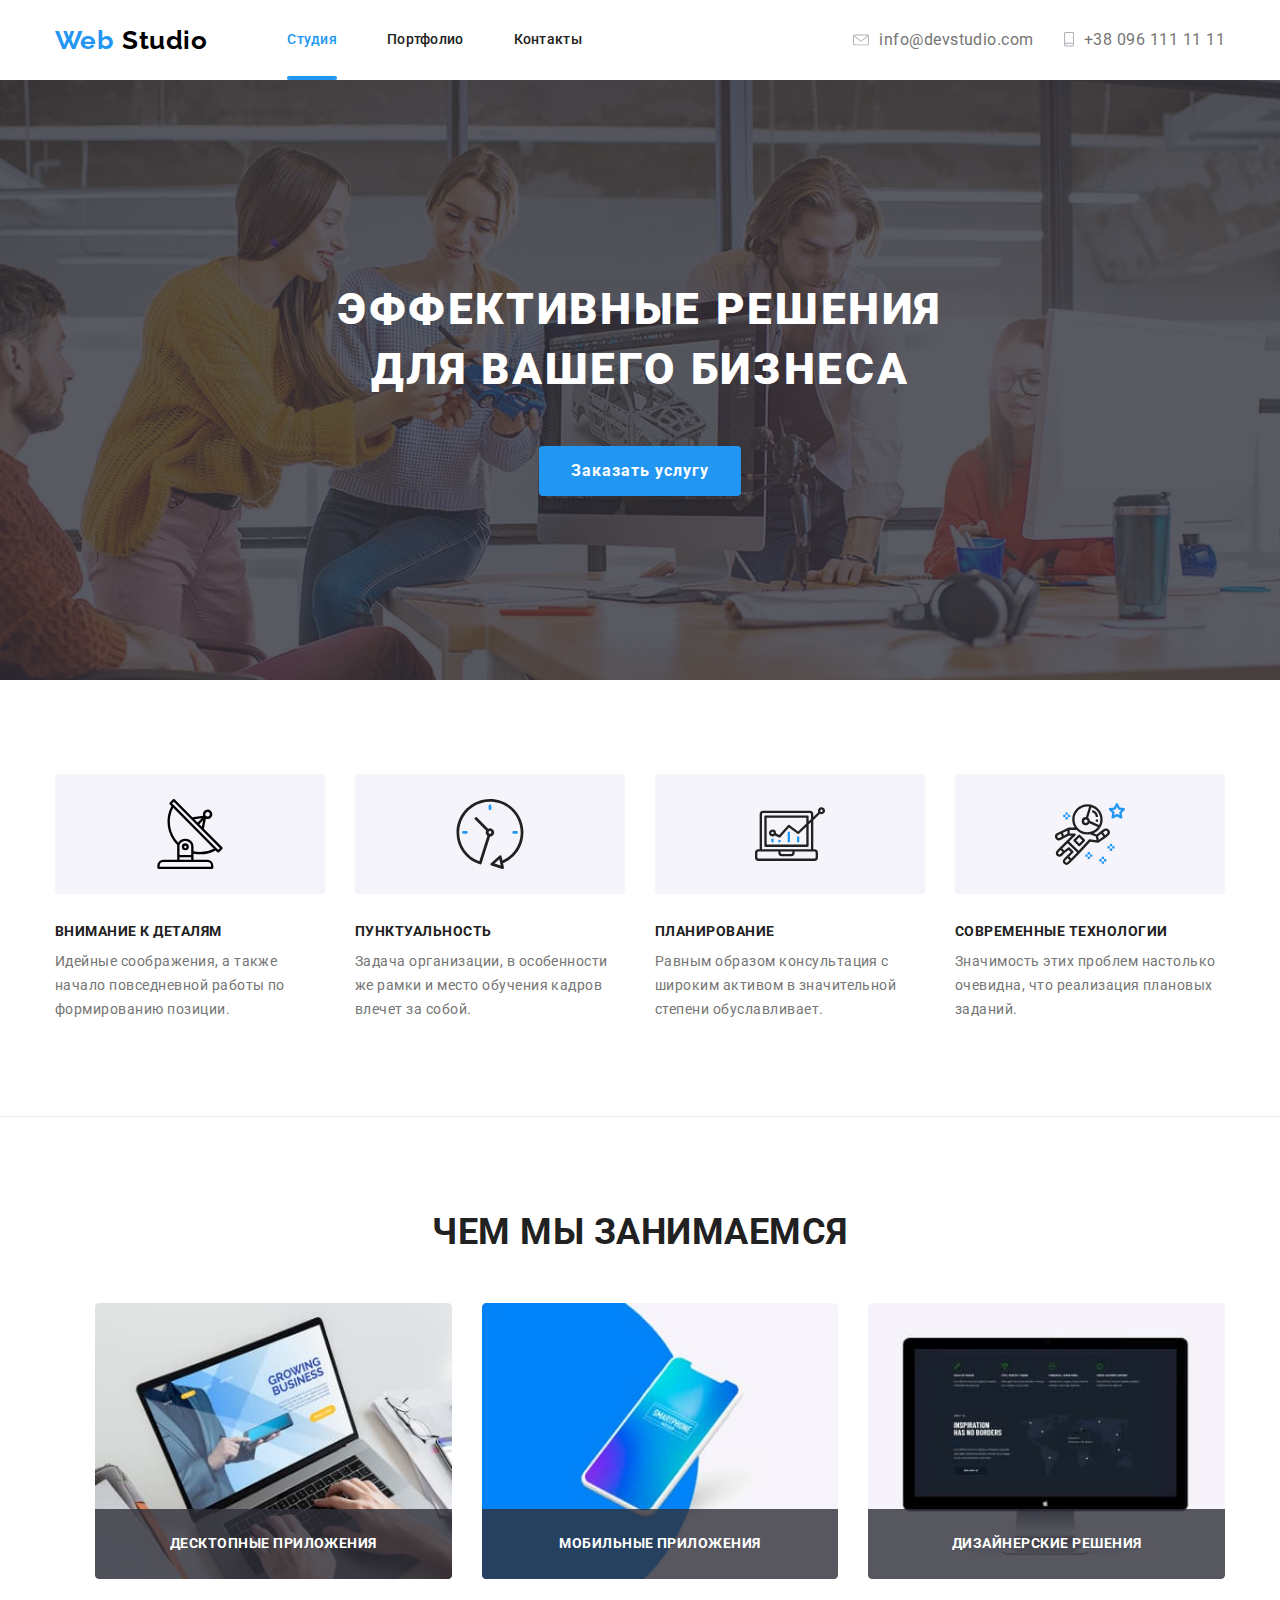
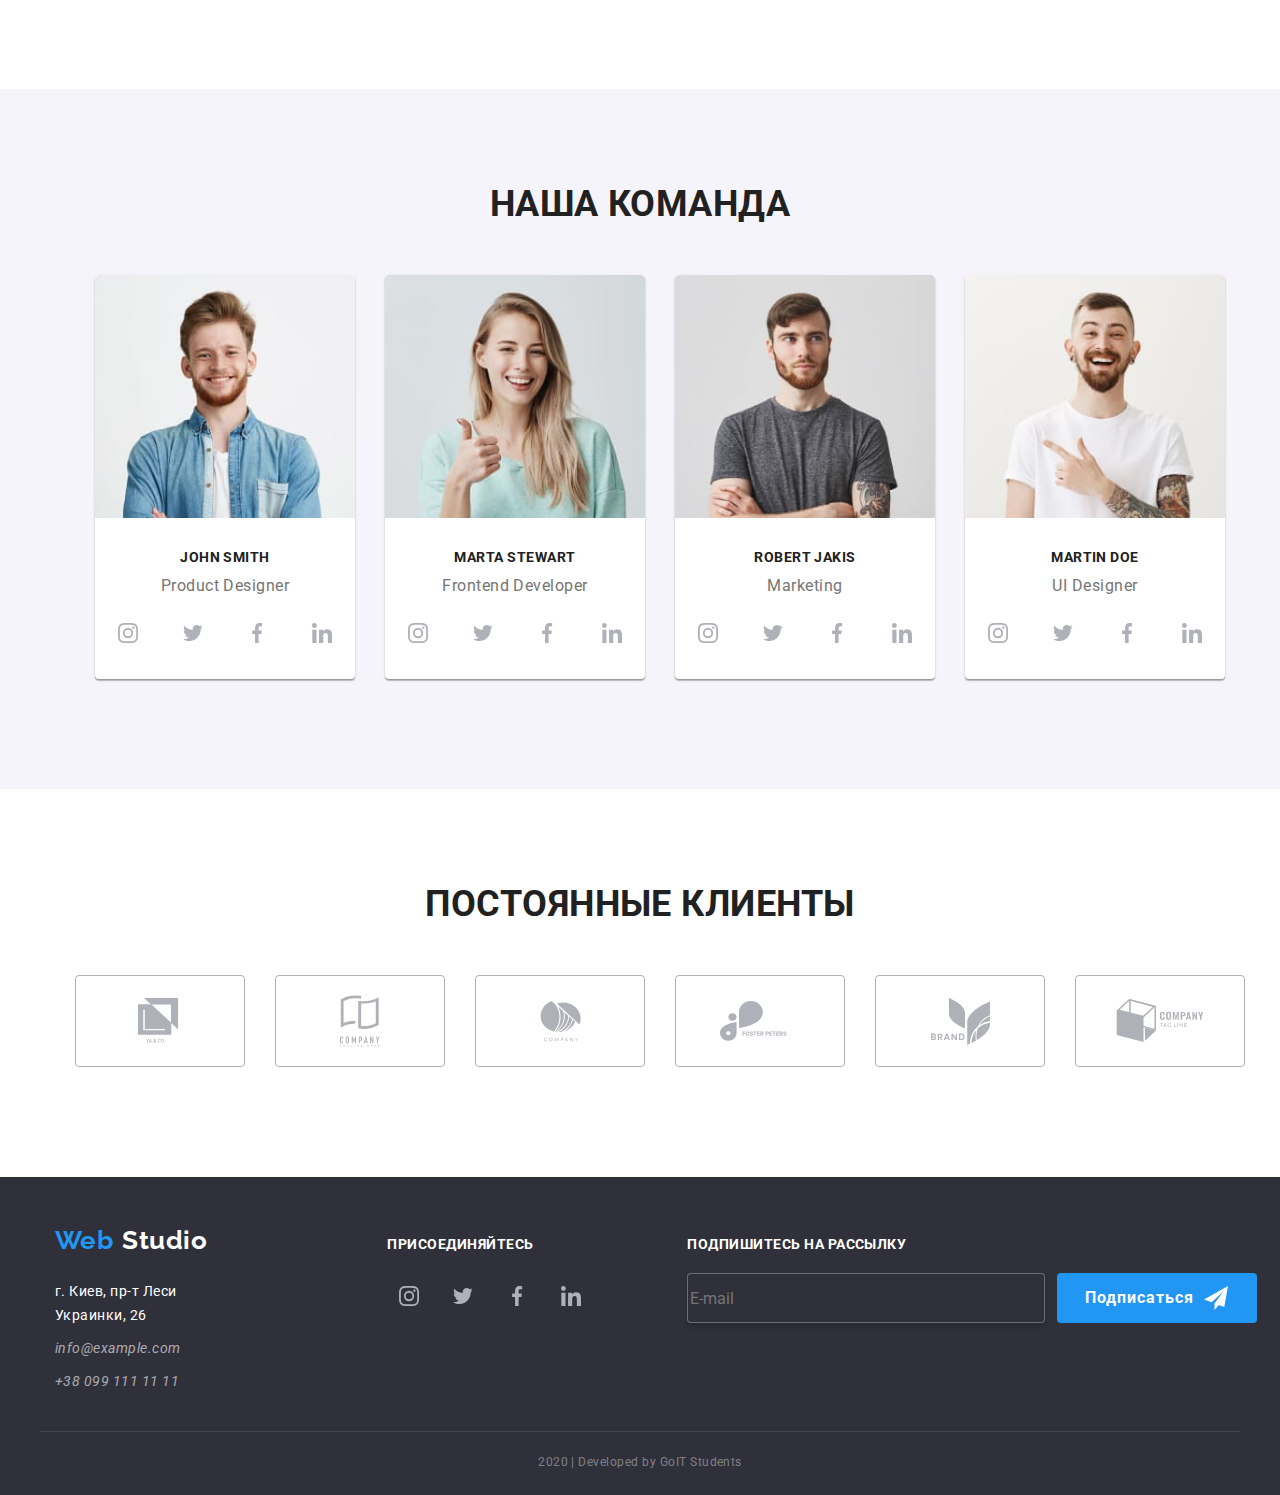
<file: index.html>
<!DOCTYPE html>
<html lang="ru">
  <head>
    <meta charset="UTF-8" />
    <meta name="viewport" content="width=device-width, initial-scale=1.0" />
    <title>Document</title>
    <link
      href="https://fonts.googleapis.com/css2?family=Raleway:wght@700&family=Roboto:wght@400;500;700&display=swap"
      rel="stylesheet"
    />

    <link
      rel="stylesheet"
      href="https://cdnjs.cloudflare.com/ajax/libs/modern-normalize/0.6.0/modern-normalize.min.css"
    />

    <link rel="stylesheet" href="./css/main.min.css" />
  </head>
  <body>
    <header class="roof">
      <div class="container head">
        <nav class="head">
          <a href="" class="logo">
            <span class="logo-modification">Web </span>Studio
          </a>
          <ul class="site-nav list">
            <li class="item"><a href="" class="link current">Студия</a></li>
            <li class="item">
              <a href="./portfolio.html" class="link">Портфолио</a>
            </li>
            <li class="item"><a href="" class="link">Контакты</a></li>
          </ul>
        </nav>
        <ul class="contacts list">
          <li class="item">
            <svg class="contacts-icon" width="16" height="14">
              <use href="./images/sprite.svg#icon-envelope"></use>
            </svg>

            <a href="mailto:info@devstudio.com" class="link"
              >info@devstudio.com</a
            >
          </li>
          <li class="item">
            <svg class="contacts-icon" width="10" height="15">
              <use href="./images/sprite.svg#icon-smartphone"></use>
            </svg>

            <a href="tel:+380961111111" class="link">+38 096 111 11 11</a>
          </li>
        </ul>
      </div>
    </header>

    <main>
      <!--Герой-->
      <div class="overlay">
        <section class="hero">
          <h1 class="hero-title">
            эффективные решения <br />
            для вашего бизнеса
          </h1>
          <button class="button" data-modal-open>Заказать услугу</button>
          <!-- <a href="" class="button" data-modal-open>Заказать услугу</a> -->
        </section>
      </div>
      <!--Наши преимущества-->
      <section class="section advantages">
        <div class="container">
          <h2 class="section-title second visually-hidden">
            Наши преимущества
          </h2>
          <ul class="advantages-list list">
            <li class="advantages-item">
              <h3 class="section-title advantages">Внимание к деталям</h3>
              <p class="section-paragraph">
                Идейные соображения, а также начало повседневной работы по
                формированию позиции.
              </p>
            </li>
            <li class="advantages-item">
              <h3 class="section-title advantages">Пунктуальность</h3>
              <p class="section-paragraph">
                Задача организации, в особенности же рамки и место обучения
                кадров влечет за собой.
              </p>
            </li>
            <li class="advantages-item">
              <h3 class="section-title advantages">Планирование</h3>
              <p class="section-paragraph">
                Равным образом консультация с широким активом в значительной
                степени обуславливает.
              </p>
            </li>
            <li class="advantages-item">
              <h3 class="section-title advantages">Современные технологии</h3>
              <p class="section-paragraph">
                Значимость этих проблем настолько очевидна, что реализация
                плановых заданий.
              </p>
            </li>
          </ul>
        </div>
      </section>
      <!--Чем мы занимаемся-->
      <section class="section work">
        <div class="container">
          <h2 class="section-title second">
            Чем мы занимаемся
          </h2>
          <ul class="list work">
            <li class="item">
              <img
                class="picture"
                src="./images/desktop_applications.jpg"
                alt=""
                width="370"
                height="294"
              />
              <h3 class="section-title variation">Десктопные приложения</h3>
            </li>
            <li class="item">
              <img
                class="picture"
                src="./images/mobile_applications.jpg"
                alt=""
                width="370"
                height="294"
              />
              <h3 class="section-title variation">Мобильные приложения</h3>
            </li>
            <li class="item">
              <img
                class="picture"
                src="./images/design_solutions.jpg"
                alt=""
                width="370"
                height="294"
              />
              <h3 class="section-title variation">Дизайнерские решения</h3>
            </li>
          </ul>
        </div>
      </section>
      <!--Наша команда-->
      <section class="section team">
        <div class="container">
          <h2 class="section-title second">Наша команда</h2>
          <ul lang="en" class="team-list list">
            <li class="team-list-item">
              <img
                class="picture"
                src="./images/john_smith.jpg"
                alt="John Smith"
                width="270"
                height="260"
              />
              <h3 class="section-title">John Smith</h3>
              <p class="section-paragraph team">Product Designer</p>

              <ul class="networks list">
                <li class="item">
                  <a href="" class="link" aria-label="Instagram">
                    <svg class="networks-icon">
                      <use href="./images/sprite.svg#icon-instagram"></use>
                    </svg>
                  </a>
                </li>
                <li class="item">
                  <a href="" class="link" aria-label="Twiteer">
                    <svg class="networks-icon">
                      <use href="./images/sprite.svg#icon-twiteer"></use>
                    </svg>
                  </a>
                </li>
                <li class="item">
                  <a href="" class="link" aria-label="Facebook">
                    <svg class="networks-icon">
                      <use href="./images/sprite.svg#icon-facebook"></use>
                    </svg>
                  </a>
                </li>
                <li class="item">
                  <a href="" class="link" aria-label="LinkedIn">
                    <svg class="networks-icon">
                      <use href="./images/sprite.svg#icon-linkedin"></use>
                    </svg>
                  </a>
                </li>
              </ul>
            </li>
            <li class="team-list-item">
              <img
                class="picture"
                src="./images/marta_stewart.jpg"
                alt="Marta Stewart"
                width="270"
                height="260"
              />
              <h3 class="section-title">Marta Stewart</h3>
              <p class="section-paragraph team">Frontend Developer</p>

              <ul class="networks list">
                <li class="item">
                  <a href="" class="link" aria-label="Instagram">
                    <svg class="networks-icon">
                      <use href="./images/sprite.svg#icon-instagram"></use>
                    </svg>
                  </a>
                </li>
                <li class="item">
                  <a href="" class="link" aria-label="Twiteer">
                    <svg class="networks-icon">
                      <use href="./images/sprite.svg#icon-twiteer"></use>
                    </svg>
                  </a>
                </li>
                <li class="item">
                  <a href="" class="link" aria-label="Facebook">
                    <svg class="networks-icon">
                      <use href="./images/sprite.svg#icon-facebook"></use>
                    </svg>
                  </a>
                </li>
                <li class="item">
                  <a href="" class="link" aria-label="LinkedIn">
                    <svg class="networks-icon">
                      <use href="./images/sprite.svg#icon-linkedin"></use>
                    </svg>
                  </a>
                </li>
              </ul>
            </li>

            <li class="team-list-item">
              <img
                class="picture"
                src="./images/robert_jakis.jpg"
                alt="Robert Jakis"
                width="270"
                height="260"
              />
              <h3 class="section-title">Robert Jakis</h3>
              <p class="section-paragraph team">Marketing</p>

              <ul class="networks list">
                <li class="item">
                  <a href="" class="link" aria-label="Instagram">
                    <svg class="networks-icon">
                      <use href="./images/sprite.svg#icon-instagram"></use>
                    </svg>
                  </a>
                </li>
                <li class="item">
                  <a href="" class="link" aria-label="Twiteer">
                    <svg class="networks-icon">
                      <use href="./images/sprite.svg#icon-twiteer"></use>
                    </svg>
                  </a>
                </li>
                <li class="item">
                  <a href="" class="link" aria-label="Facebook">
                    <svg class="networks-icon">
                      <use href="./images/sprite.svg#icon-facebook"></use>
                    </svg>
                  </a>
                </li>
                <li class="item">
                  <a href="" class="link" aria-label="LinkedIn">
                    <svg class="networks-icon">
                      <use href="./images/sprite.svg#icon-linkedin"></use>
                    </svg>
                  </a>
                </li>
              </ul>
            </li>
            <li class="team-list-item">
              <img
                class="picture"
                src="./images/martin_doe.jpg"
                alt="Martin Doe"
                width="270"
                height="260"
              />
              <h3 class="section-title">Martin Doe</h3>
              <p class="section-paragraph team">UI Designer</p>

              <ul class="networks list">
                <li class="item">
                  <a href="" class="link" aria-label="Instagram">
                    <svg class="networks-icon">
                      <use href="./images/sprite.svg#icon-instagram"></use>
                    </svg>
                  </a>
                </li>
                <li class="item">
                  <a href="" class="link" aria-label="Twiteer">
                    <svg class="networks-icon">
                      <use href="./images/sprite.svg#icon-twiteer"></use>
                    </svg>
                  </a>
                </li>
                <li class="item">
                  <a href="" class="link" aria-label="Facebook">
                    <svg class="networks-icon">
                      <use href="./images/sprite.svg#icon-facebook"></use>
                    </svg>
                  </a>
                </li>
                <li class="item">
                  <a href="" class="link" aria-label="LinkedIn">
                    <svg class="networks-icon">
                      <use href="./images/sprite.svg#icon-linkedin"></use>
                    </svg>
                  </a>
                </li>
              </ul>
            </li>
          </ul>
        </div>
      </section>
      <!--Постоянные клиенты-->
      <section class="section customers">
        <div class="container">
          <h2 class="section-title second">Постоянные клиенты</h2>
          <ul class="customers-list list">
            <li class="item">
              <a href="" class="customers-link" aria-label="YA & CO">
                <svg class="customers-icon" width="44" height="47">
                  <use href="./images/sprite.svg#icon-logo_1"></use>
                </svg>
              </a>
            </li>
            <li class="item">
              <a
                href=""
                class="customers-link"
                aria-label="COMPANY TAGLINE HERE"
              >
                <svg class="customers-icon" width="40" height="52">
                  <use href="./images/sprite.svg#icon-logo_2"></use>
                </svg>
              </a>
            </li>
            <li class="item">
              <a href="" class="customers-link" aria-label="COMPANY">
                <svg class="customers-icon" width="41" height="41">
                  <use href="./images/sprite.svg#icon-logo_3"></use>
                </svg>
              </a>
            </li>
            <li class="item">
              <a href="" class="customers-link" aria-label="FOSTER PETERS">
                <svg class="customers-icon" width="82" height="40">
                  <use href="./images/sprite.svg#icon-logo_4"></use>
                </svg>
              </a>
            </li>
            <li class="item">
              <a href="" class="customers-link" aria-label="BRAND">
                <svg class="customers-icon" width="59" height="47">
                  <use href="./images/sprite.svg#icon-logo_5"></use>
                </svg>
              </a>
            </li>
            <li class="item">
              <a href="" class="customers-link" aria-label="COMPANY TAG LINE">
                <svg class="customers-icon" width="88" height="44">
                  <use href="./images/sprite.svg#icon-logo_6"></use>
                </svg>
              </a>
            </li>
          </ul>
        </div>
      </section>
    </main>

    <footer class="basement">
      <div class="container foot">
        <div class="basement-section">
          <a href="" class="logo">
            <span class="logo-modification">Web</span>
            <span class="logo-modification-foot">Studio</span>
          </a>
          <address class="address">
            <p class="direction list">г. Киев, пр-т Леси Украинки, 26</p>

            <a href="mailto:info@example.com" class="basement-link"
              >info@example.com</a
            >

            <a href="tel:+380991111111" class="basement-link"
              >+38 099 111 11 11</a
            >
          </address>
        </div>

        <div class="join-section">
          <b class="join">присоединяйтесь</b>
          <ul class="networks list">
            <li class="item">
              <a href="" class="link" aria-label="Instagram">
                <svg class="networks-icon">
                  <use href="./images/sprite.svg#icon-instagram"></use>
                </svg>
              </a>
            </li>
            <li class="item">
              <a href="" class="link" aria-label="Twiteer">
                <svg class="networks-icon">
                  <use href="./images/sprite.svg#icon-twiteer"></use>
                </svg>
              </a>
            </li>
            <li class="item">
              <a href="" class="link" aria-label="Facebook">
                <svg class="networks-icon">
                  <use href="./images/sprite.svg#icon-facebook"></use>
                </svg>
              </a>
            </li>
            <li class="item">
              <a href="" class="link" aria-label="LinkedIn">
                <svg class="networks-icon">
                  <use href="./images/sprite.svg#icon-linkedin"></use>
                </svg>
              </a>
            </li>
          </ul>
        </div>

        <div class="mailing">
          <b class="mailing-title"> Подпишитесь на рассылку</b>
          <div class="mailing-grup">
            <form>
              <input type="email" placeholder="E-mail" class="mailing-input" />
            </form>
            <button class="button">
              Подписаться
              <svg class="mailing-icon">
                <use href="./images/sprite.svg#icon-icon_send"></use>
              </svg>
            </button>
          </div>
        </div>
      </div>
      <p class="copyright">2020 | Developed by GoIT Students</p>
    </footer>

    <!--Модальное окно-->
    <div class="backdrop is-hidden" data-modal>
      <div class="modal">
        <form class="form" autocomplete="off">
          <b class="form-title">Оставьте свои данные, мы вам презвоним</b>

          <div class="form-field">
            <input
              type="text"
              name="name"
              id="name"
              class="form-input"
              placeholder=" "
            />
            <label for="name" class="form-lable">Имя</label>

            <svg class="form-icon" width="18" height="18">
              <use href="./images/sprite.svg#icon-person"></use>
            </svg>
          </div>

          <div class="form-field">
            <input
              type="tel"
              name="tel"
              id="tel"
              class="form-input"
              placeholder=" "
            />
            <label for="tel" class="form-lable">Телефон</label>

            <svg class="form-icon" width="18" height="18">
              <use href="./images/sprite.svg#icon-phone"></use>
            </svg>
          </div>

          <div class="form-field">
            <input
              type="email"
              name="email"
              id="email"
              class="form-input"
              placeholder=" "
            />
            <label for="email" class="form-lable">Почта</label>

            <svg class="form-icon" width="18" height="18">
              <use href="./images/sprite.svg#icon-email"></use>
            </svg>
          </div>

          <div class="form-field">
            <textarea
              class="comment"
              name="comment"
              id="comment"
              placeholder=" "
            ></textarea>
            <label for="comment" class="form-textarea">Комментарий</label>
          </div>

          <div class="form-policy">
            <label class="policy-lable">
              <input type="checkbox" name="policy" class="checkbox" />
              <span class="checkbox-icon"></span>
              Соглашаюсь с рассылкой и принимаю
              <span>
                <a href="" class="policy-terms">Условия договора</a>
              </span>
            </label>
          </div>

          <button type="submit" class="button">Отправить</button>

          <button class="button-close" data-modal-close>
            <svg class="icon-close" width="30" height="30">
              <use href="./images/sprite.svg#icon-close"></use>
            </svg>
          </button>
        </form>
      </div>
    </div>
    <script src="./js/modal.js"></script>
  </body>
</html>
</file>
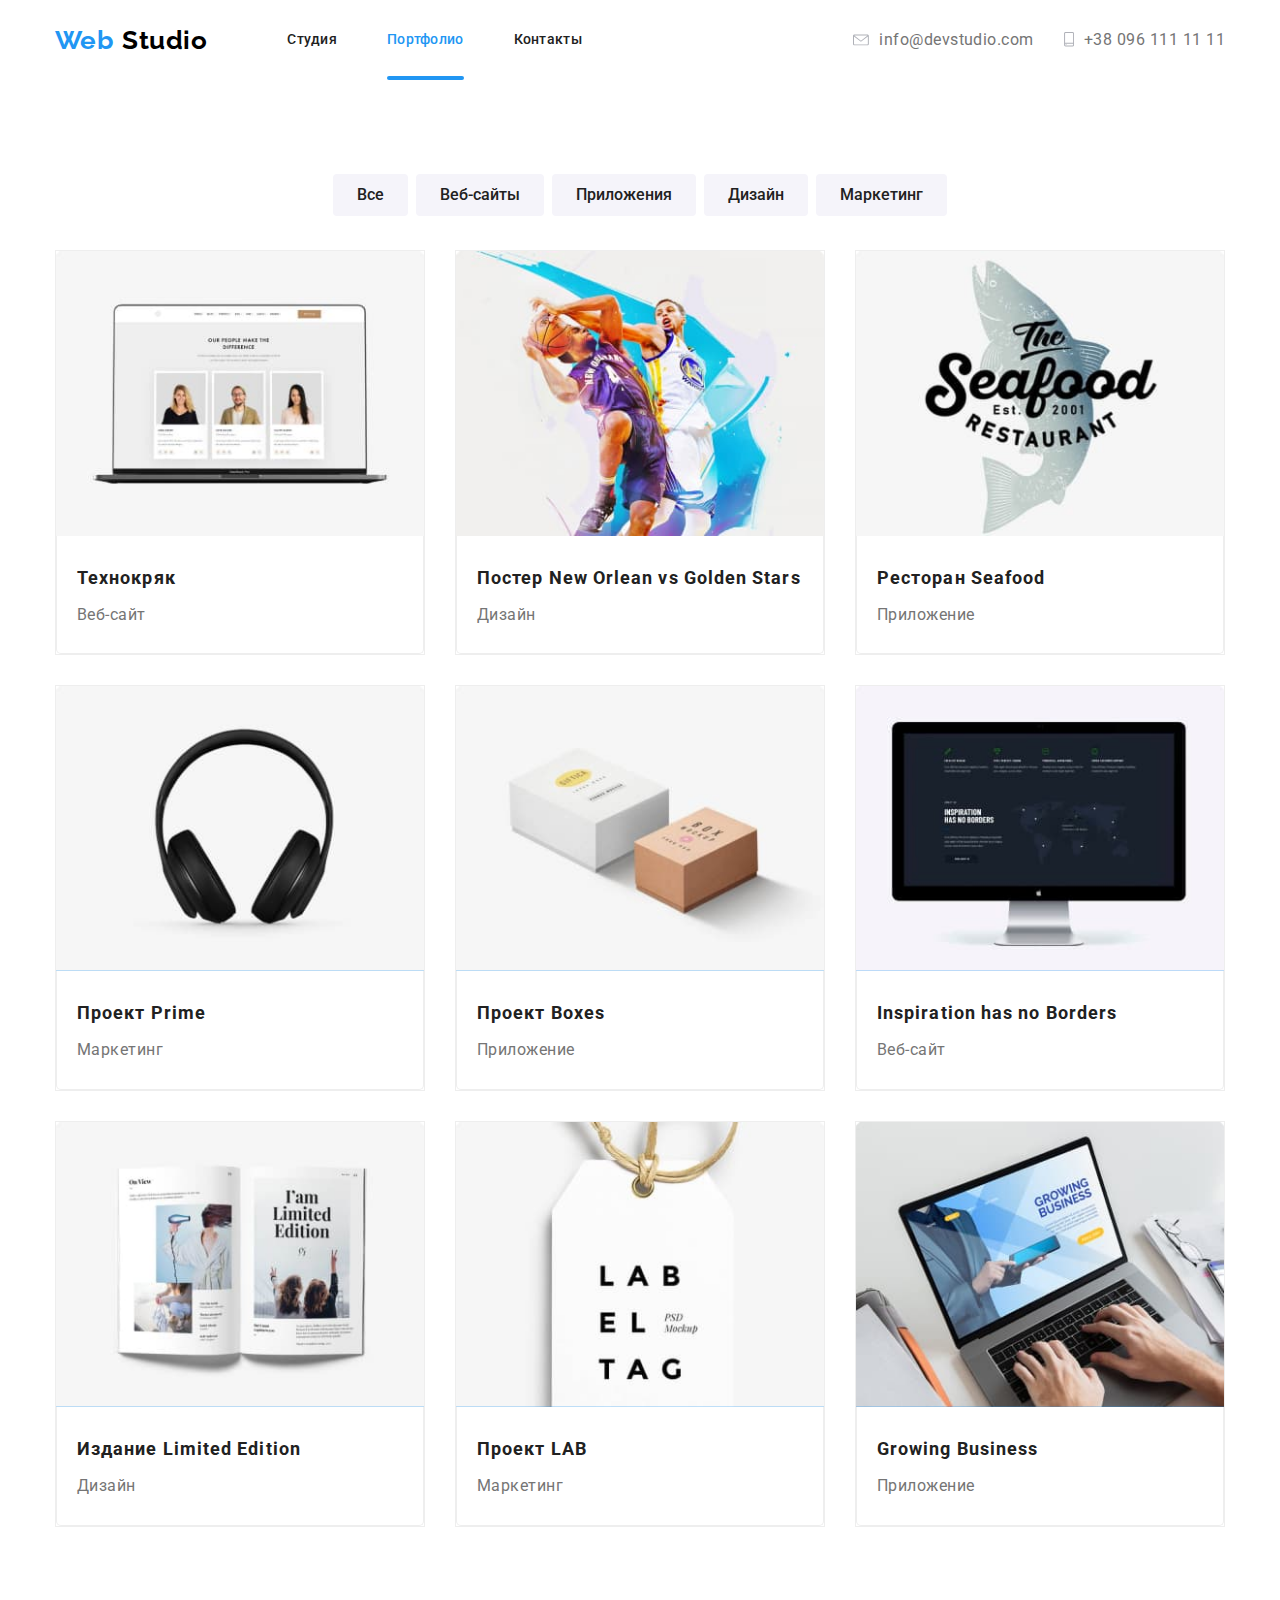
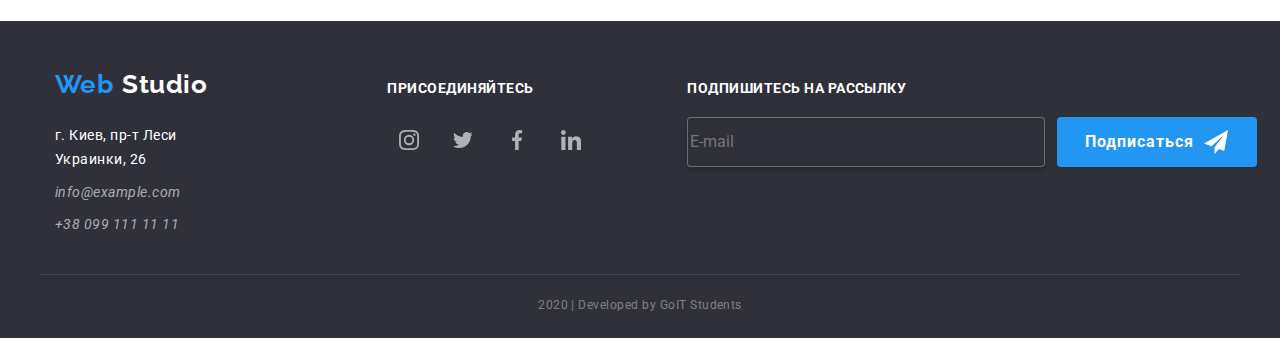
<file: portfolio.html>
<!DOCTYPE html>
<html lang="ru">
  <head>
    <meta charset="UTF-8" />
    <meta name="viewport" content="width=device-width, initial-scale=1.0" />
    <title>Document</title>
    <link
      href="https://fonts.googleapis.com/css2?family=Raleway:wght@700&family=Roboto:wght@400;500;700&display=swap"
      rel="stylesheet"
    />

    <link
      rel="stylesheet"
      href="https://cdnjs.cloudflare.com/ajax/libs/modern-normalize/0.6.0/modern-normalize.min.css"
    />

    <link rel="stylesheet" href="./css//main.min.css" />
  </head>

  <body>
    <header class="roof">
      <div class="container head">
        <nav class="head">
          <a href="" class="logo">
            <span class="logo-modification">Web </span>Studio
          </a>
          <ul class="site-nav list">
            <li class="item"><a href="./index.html" class="link">Студия</a></li>
            <li class="item">
              <a href="./portfolio.html" class="link current">Портфолио</a>
            </li>
            <li class="item"><a href="" class="link">Контакты</a></li>
          </ul>
        </nav>
        <ul class="contacts list">
          <li class="item">
            <svg class="contacts-icon" width="16" height="14">
              <use href="./images/sprite.svg#icon-envelope"></use>
            </svg>

            <a href="mailto:info@devstudio.com" class="link"
              >info@devstudio.com</a
            >
          </li>
          <li class="item">
            <svg class="contacts-icon" width="10" height="15">
              <use href="./images/sprite.svg#icon-smartphone"></use>
            </svg>

            <a href="tel:+380961111111" class="link">+38 096 111 11 11</a>
          </li>
        </ul>
      </div>
    </header>

    <main>
      <!--Наши работы-->
      <section class="portfolio">
        <div class="container">
          <h1 class="portfolio-title visually-hidden">наши работы</h1>
          <ul class="button-list list">
            <li class="item">
              <button type="button" class="portfolio-button">Все</button>
            </li>
            <li class="item">
              <button type="button" class="portfolio-button">Веб-сайты</button>
            </li>
            <li class="item">
              <button type="button" class="portfolio-button">Приложения</button>
            </li>
            <li class="item">
              <button type="button" class="portfolio-button">Дизайн</button>
            </li>
            <li class="item">
              <button type="button" class="portfolio-button">Маркетинг</button>
            </li>
          </ul>

          <ul class="portfolio-list list">
            <li class="portfolio-element">
              <a href="" class="example">
                <div class="portfolio-container">
                  <img
                    class="picture"
                    src="./images/Portfolio/img_1.jpg"
                    alt=""
                    width="370"
                    height="294"
                  />

                  <p class="description">
                    Технокряк это современная площадка распространения
                    коронавируса. Компании используют эту платформу для
                    цифрового шпионажа и атак на защищённые сервера конкурентов.
                  </p>
                </div>

                <div class="content">
                  <h2 class="title">Технокряк</h2>
                  <p class="text">Веб-сайт</p>
                </div>
              </a>
            </li>
            <li class="portfolio-element">
              <a href="" class="example">
                <div class="portfolio-container">
                  <img
                    class="picture"
                    src="./images/Portfolio/img_2.jpg"
                    alt=""
                    width="370"
                    height="294"
                  />

                  <p class="description">
                    Lorem ipsum, dolor sit amet consectetur adipisicing elit.
                    Sapiente nostrum, molestiae modi unde maxime nihil nemo
                    consectetur nam accusantium, veniam iste dolorem
                    perspiciatis, saepe eligendi error mollitia exercitationem?
                    Officia, explicabo?
                  </p>
                </div>
                <div class="content">
                  <h2 class="title">Постер New Orlean vs Golden Stars</h2>
                  <p class="text">Дизайн</p>
                </div>
              </a>
            </li>
            <li class="portfolio-element">
              <a href="" class="example">
                <div class="portfolio-container">
                  <img
                    class="picture"
                    src="./images/Portfolio/img_3.jpg"
                    alt=""
                    width="370"
                    height="294"
                  />
                  <p class="description">
                    Lorem ipsum, dolor sit amet consectetur adipisicing elit.
                    Sapiente nostrum, molestiae modi unde maxime nihil nemo
                    consectetur nam accusantium, veniam iste dolorem
                    perspiciatis, saepe eligendi error mollitia exercitationem?
                    Officia, explicabo?
                  </p>
                </div>
                <div class="content">
                  <h2 class="title">Ресторан Seafood</h2>
                  <p class="text">Приложение</p>
                </div>
              </a>
            </li>
            <li class="portfolio-element">
              <a href="" class="example">
                <div class="portfolio-container">
                  <img
                    class="picture"
                    src="./images/Portfolio/img_4.jpg"
                    alt=""
                    width="370"
                    height="294"
                  />
                  <p class="description">
                    Lorem ipsum, dolor sit amet consectetur adipisicing elit.
                    Sapiente nostrum, molestiae modi unde maxime nihil nemo
                    consectetur nam accusantium, veniam iste dolorem
                    perspiciatis, saepe eligendi error mollitia exercitationem?
                    Officia, explicabo?
                  </p>
                </div>
                <div class="content">
                  <h2 class="title">Проект Prime</h2>
                  <p class="text">Маркетинг</p>
                </div>
              </a>
            </li>
            <li class="portfolio-element">
              <a href="" class="example">
                <div class="portfolio-container">
                  <img
                    class="picture"
                    src="./images/Portfolio/img_5.jpg"
                    alt=""
                    width="370"
                    height="294"
                  />
                  <p class="description">
                    Lorem ipsum, dolor sit amet consectetur adipisicing elit.
                    Sapiente nostrum, molestiae modi unde maxime nihil nemo
                    consectetur nam accusantium, veniam iste dolorem
                    perspiciatis, saepe eligendi error mollitia exercitationem?
                    Officia, explicabo?
                  </p>
                </div>
                <div class="content">
                  <h2 class="title">Проект Boxes</h2>
                  <p class="text">Приложение</p>
                </div>
              </a>
            </li>
            <li class="portfolio-element">
              <a href="" class="example">
                <div class="portfolio-container">
                  <img
                    class="picture"
                    src="./images/Portfolio/img_6.jpg"
                    alt=""
                    width="370"
                    height="294"
                  />
                  <p class="description">
                    Lorem ipsum, dolor sit amet consectetur adipisicing elit.
                    Sapiente nostrum, molestiae modi unde maxime nihil nemo
                    consectetur nam accusantium, veniam iste dolorem
                    perspiciatis, saepe eligendi error mollitia exercitationem?
                    Officia, explicabo?
                  </p>
                </div>
                <div class="content">
                  <h2 class="title">Inspiration has no Borders</h2>
                  <p class="text">Веб-сайт</p>
                </div>
              </a>
            </li>
            <li class="portfolio-element">
              <a href="" class="example">
                <div class="portfolio-container">
                  <img
                    class="picture"
                    src="./images/Portfolio/img_7.jpg"
                    alt=""
                    width="370"
                    height="294"
                  />
                  <p class="description">
                    Lorem ipsum, dolor sit amet consectetur adipisicing elit.
                    Sapiente nostrum, molestiae modi unde maxime nihil nemo
                    consectetur nam accusantium, veniam iste dolorem
                    perspiciatis, saepe eligendi error mollitia exercitationem?
                    Officia, explicabo?
                  </p>
                </div>
                <div class="content">
                  <h2 class="title">Издание Limited Edition</h2>
                  <p class="text">Дизайн</p>
                </div>
              </a>
            </li>
            <li class="portfolio-element">
              <a href="" class="example">
                <div class="portfolio-container">
                  <img
                    class="picture"
                    src="./images/Portfolio/img_8.jpg"
                    alt=""
                    width="370"
                    height="294"
                  />
                  <p class="description">
                    Lorem ipsum, dolor sit amet consectetur adipisicing elit.
                    Sapiente nostrum, molestiae modi unde maxime nihil nemo
                    consectetur nam accusantium, veniam iste dolorem
                    perspiciatis, saepe eligendi error mollitia exercitationem?
                    Officia, explicabo?
                  </p>
                </div>
                <div class="content">
                  <h2 class="title">Проект LAB</h2>
                  <p class="text">Маркетинг</p>
                </div>
              </a>
            </li>
            <li class="portfolio-element">
              <a href="" class="example">
                <div class="portfolio-container">
                  <img
                    class="picture"
                    src="./images/Portfolio/img_9.jpg"
                    alt=""
                    width="370"
                    height="294"
                  />
                  <p class="description">
                    Lorem ipsum, dolor sit amet consectetur adipisicing elit.
                    Sapiente nostrum, molestiae modi unde maxime nihil nemo
                    consectetur nam accusantium, veniam iste dolorem
                    perspiciatis, saepe eligendi error mollitia exercitationem?
                    Officia, explicabo?
                  </p>
                </div>
                <div class="content">
                  <h2 class="title">Growing Business</h2>
                  <p class="text">Приложение</p>
                </div>
              </a>
            </li>
          </ul>
        </div>
      </section>
    </main>

    <footer class="basement">
      <div class="container foot">
        <div class="basement-section">
          <a href="" class="logo">
            <span class="logo-modification">Web</span>
            <span class="logo-modification-foot">Studio</span>
          </a>
          <address class="address">
            <p class="direction list">г. Киев, пр-т Леси Украинки, 26</p>

            <a href="mailto:info@example.com" class="basement-link"
              >info@example.com</a
            >

            <a href="tel:+380991111111" class="basement-link"
              >+38 099 111 11 11</a
            >
          </address>
        </div>

        <div class="join-section">
          <b class="join">присоединяйтесь</b>
          <ul class="networks list">
            <li class="item">
              <a href="" class="link" aria-label="Instagram">
                <svg class="networks-icon">
                  <use href="./images/sprite.svg#icon-instagram"></use>
                </svg>
              </a>
            </li>
            <li class="item">
              <a href="" class="link" aria-label="Twiteer">
                <svg class="networks-icon">
                  <use href="./images/sprite.svg#icon-twiteer"></use>
                </svg>
              </a>
            </li>
            <li class="item">
              <a href="" class="link" aria-label="Facebook">
                <svg class="networks-icon">
                  <use href="./images/sprite.svg#icon-facebook"></use>
                </svg>
              </a>
            </li>
            <li class="item">
              <a href="" class="link" aria-label="LinkedIn">
                <svg class="networks-icon">
                  <use href="./images/sprite.svg#icon-linkedin"></use>
                </svg>
              </a>
            </li>
          </ul>
        </div>

        <div class="mailing">
          <b class="mailing-title"> Подпишитесь на рассылку</b>
          <div class="mailing-grup">
            <form>
              <input type="email" placeholder="E-mail" class="mailing-input" />
            </form>
            <button class="button">
              Подписаться
              <svg class="mailing-icon">
                <use href="./images/sprite.svg#icon-icon_send"></use>
              </svg>
            </button>
          </div>
        </div>
      </div>
      <p class="copyright">2020 | Developed by GoIT Students</p>
    </footer>
  </body>
</html>
</file>
<file: css/main.min.css>
.portfolio-list,.button-list,.site-nav,.advantages-list,.networks{list-style:none;margin:0;padding:0}.portfolio-title,.advantages .section-title.second{position:absolute;width:1px;height:1px;margin:-1px;border:0;padding:0;clip:rect(0 0 0 0);overflow:hidden}body{font-family:Roboto, sans-serif;letter-spacing:0.03em}img{display:block;max-width:100%;height:auto}.portfolio{padding-top:94px;padding-bottom:94px}.portfolio-button{border-radius:4px;border-color:transparent;padding:6px 22px;background:#f5f4fa;color:#212121;font-weight:500;font-size:16px;line-height:1.62;-webkit-transition:background-color 250ms cubic-bezier(0.4, 0, 0.2, 1),color 250ms cubic-bezier(0.4, 0, 0.2, 1);transition:background-color 250ms cubic-bezier(0.4, 0, 0.2, 1),color 250ms cubic-bezier(0.4, 0, 0.2, 1)}.portfolio-title{margin-top:0;margin-bottom:50px;text-align:center}.portfolio-button:hover{color:#ffffff;background-color:#2196f3;cursor:pointer}.portfolio-list{display:-webkit-box;display:-ms-flexbox;display:flex;-ms-flex-wrap:wrap;flex-wrap:wrap}.portfolio-element{display:-webkit-box;display:-ms-flexbox;display:flex;width:370px;margin-right:30px;margin-bottom:30px;border:1px solid #eeeeee;overflow:hidden}.portfolio-element:nth-child(3n){margin-right:0}.portfolio-element:nth-last-child(-n+3){margin-bottom:0}.portfolio-element:hover{-webkit-box-shadow:1px 4px 6px rgba(0,0,0,0.16),0px 4px 4px rgba(0,0,0,0.06),0px 1px 1px rgba(0,0,0,0.12);box-shadow:1px 4px 6px rgba(0,0,0,0.16),0px 4px 4px rgba(0,0,0,0.06),0px 1px 1px rgba(0,0,0,0.12)}.portfolio .title{color:#212121;font-weight:700;font-size:18px;line-height:2;letter-spacing:0.06em}.portfolio .text{color:#757575;font-size:16px;line-height:1.87}.text{margin-top:0;margin-bottom:0}.title{margin-top:0;margin-bottom:4px}.portfolio-container{position:relative;overflow:hidden}.portfolio-container .description{position:absolute;top:0;left:0;width:100%;height:100%;display:-webkit-box;display:-ms-flexbox;display:flex;margin-top:0;margin-bottom:0;padding:63px 24px;font-size:18px;line-height:1.55;background-color:rgba(33,150,243,0.9);-webkit-transition:color 250ms cubic-bezier(0.4, 0, 0.2, 1),-webkit-transform 250ms cubic-bezier(0.4, 0, 0.2, 1);transition:color 250ms cubic-bezier(0.4, 0, 0.2, 1),-webkit-transform 250ms cubic-bezier(0.4, 0, 0.2, 1);transition:color 250ms cubic-bezier(0.4, 0, 0.2, 1),transform 250ms cubic-bezier(0.4, 0, 0.2, 1);transition:color 250ms cubic-bezier(0.4, 0, 0.2, 1),transform 250ms cubic-bezier(0.4, 0, 0.2, 1),-webkit-transform 250ms cubic-bezier(0.4, 0, 0.2, 1);-webkit-transform:translateY(100%);transform:translateY(100%)}.portfolio-element:hover .description{color:#ffffff}.portfolio-element:hover .portfolio-container .description{-webkit-transform:translateY(0);transform:translateY(0)}.example{text-decoration:none;border-top-left-radius:5px;border-top-right-radius:5px;overflow:hidden}.button-list{display:-webkit-box;display:-ms-flexbox;display:flex;margin-bottom:34px;-webkit-box-pack:center;-ms-flex-pack:center;justify-content:center}.button-list .item+.item{margin-left:8px}.portfolio-element .content{padding:24px 20px;background:#ffffff;border-left:1px solid #eeeeee;border-right:1px solid #eeeeee;border-bottom:1px solid #eeeeee;border-bottom-left-radius:5px;border-bottom-right-radius:5px}.button{display:inline-block;min-width:200px;color:#ffffff;background-color:#2196f3;font-family:inherit;font-weight:700;font-size:16px;line-height:1.87;letter-spacing:0.06em;text-align:center;padding:10px 32px;border-radius:4px;text-decoration:none;border:none;cursor:pointer}.button:hover,.button :focus{background-color:#2196f3}.link{display:block}.roof{background-color:#fff}.head{display:-webkit-box;display:-ms-flexbox;display:flex;-webkit-box-align:center;-ms-flex-align:center;align-items:center}.site-nav{display:-webkit-box;display:-ms-flexbox;display:flex;margin-left:80px}.site-nav .item{margin-right:50px;position:relative}.site-nav .link{display:block;padding-top:32px;padding-bottom:32px;color:#212121;font-weight:500;font-size:14px;line-height:1.14;letter-spacing:0.02em;text-decoration:none;-webkit-transition:color 250ms cubic-bezier(0.4, 0, 0.2, 1);transition:color 250ms cubic-bezier(0.4, 0, 0.2, 1)}.site-nav .link:hover,.site-nav .link :focus{color:#2196f3}.site-nav .link.current::after{content:"";position:absolute;display:block;background-color:#2196f3;width:100%;height:4px;border-radius:4px;bottom:0}.site-nav .link.current{color:#2196f3}.contacts{display:-webkit-box;display:-ms-flexbox;display:flex;margin-left:auto}.contacts .item{display:-webkit-box;display:-ms-flexbox;display:flex;-webkit-box-align:center;-ms-flex-align:center;align-items:center;padding:0;border:none;color:#afb1b8}.contacts .item+.item{margin-left:30px}.contacts .item:hover .contacts-icon{fill:#2196f3}.contacts .link{text-decoration:none;color:#757575;-webkit-transition:color 250ms cubic-bezier(0.4, 0, 0.2, 1);transition:color 250ms cubic-bezier(0.4, 0, 0.2, 1)}.contacts .link:hover,.contacts .link :focus{color:#2196f3}.contacts-icon{margin-right:10px;fill:currentColor;-webkit-transition:fill 250ms cubic-bezier(0.4, 0, 0.2, 1);transition:fill 250ms cubic-bezier(0.4, 0, 0.2, 1)}.container{width:1200px;padding-left:15px;padding-right:15px;margin:0 auto}.container.head{padding-top:0em;padding-bottom:0}.logo{display:-webkit-box;display:-ms-flexbox;display:flex;color:#000000;font-family:Raleway, sans-serif;font-weight:700;font-size:26px;line-height:1.19;text-decoration:none}.logo-modification{margin-right:9px;color:#2196f3}.overlay{height:600px;max-width:1600px;margin-left:auto;margin-right:auto;background-image:-webkit-gradient(linear, left top, right top, from(rgba(47,48,58,0.8)), to(rgba(47,48,58,0.8))),url(../images/header_img.jpg);background-image:linear-gradient(to right, rgba(47,48,58,0.8), rgba(47,48,58,0.8)),url(../images/header_img.jpg);background-repeat:no-repeat;background-position:center;background-size:cover;background-color:rgba(47,48,58,0.8)}.hero{text-align:center;padding-top:200px;padding-bottom:200px}.hero-title{margin-top:0;margin-bottom:46px;color:#fff;font-weight:900;font-size:44px;line-height:1.36;letter-spacing:0.06em;text-transform:uppercase}.hero .button{-webkit-box-shadow:0px 4px 4px rgba(0,0,0,0.15);box-shadow:0px 4px 4px rgba(0,0,0,0.15);border-radius:4px}.section-title{margin-top:0;margin-bottom:0;text-align:center;color:#212121;font-weight:700;font-size:14px;line-height:1.14;text-transform:uppercase}.section-paragraph{margin-top:0;margin-bottom:0;color:#757575;font-size:14px;line-height:1.71}.section .link:hover,.section .link :focus{background-color:#2196f3}.section-title.second{margin-top:0;margin-bottom:50px;color:#212121;font-weight:700;font-size:36px;line-height:1.17;text-align:center}.section.advantages{padding-top:94px;padding-bottom:94px;border-bottom:1px solid #ececec}.advantages-list{display:-webkit-box;display:-ms-flexbox;display:flex}.advantages-list .advantages-item{width:270px}.advantages-item::before{content:"";display:block;width:270px;height:120px;margin-bottom:30px;border-radius:4px;background-repeat:no-repeat;background-size:70px 70px;background-position:center;background-color:#f5f4fa}.advantages-item:nth-child(1)::before{background-image:url(../images/antenna.svg)}.advantages-item:nth-child(2)::before{background-image:url(../images/clock.svg)}.advantages-item:nth-child(3)::before{background-image:url(../images/diagram.svg)}.advantages-item:nth-child(4)::before{background-image:url(../images/astronaut.svg)}.advantages-list .advantages-item+.advantages-item{margin-left:30px}.advantages-list .item{width:278px}.advantages-item .link{padding:25px 100px;margin-bottom:30px;background:#f5f4fa;border-radius:4px}.section-title.advantages{margin-bottom:10px;text-align:left}.work .item{position:relative}.variation{display:-webkit-box;display:-ms-flexbox;display:flex;-webkit-box-pack:center;-ms-flex-pack:center;justify-content:center;position:absolute;bottom:0;width:100%}.section.work{padding-top:94px;padding-bottom:94px}.list.work .section-title{color:#ffffff;background:rgba(47,48,58,0.8);border-radius:0px 0px 4px 4px;padding-top:27px;padding-bottom:27px}.work{display:-webkit-box;display:-ms-flexbox;display:flex}.work .item{width:370px;border-radius:4px;overflow:hidden}.work .item+.item{margin-left:30px}.section.team{padding-top:94px;padding-bottom:94px;background-color:#f5f4fa}.team-list{display:-webkit-box;display:-ms-flexbox;display:flex}.team-list-item{background-color:#ffffff;width:270px;padding-bottom:24px;border-radius:4px;overflow:hidden;-webkit-box-shadow:0px 2px 1px rgba(0,0,0,0.2),0px 1px 1px rgba(0,0,0,0.14),0px 1px 3px rgba(0,0,0,0.12);box-shadow:0px 2px 1px rgba(0,0,0,0.2),0px 1px 1px rgba(0,0,0,0.14),0px 1px 3px rgba(0,0,0,0.12)}.team-list .team-list-item+.team-list-item{margin-left:30px}.section-title.team{font-weight:500;font-size:16px;line-height:1.19}.team-list-item .section-title{margin-bottom:10px}.team-list-item .picture{margin-bottom:30px}.section-paragraph.team{font-size:16px;line-height:1.19;text-align:center;margin-bottom:16px}.networks{display:-webkit-box;display:-ms-flexbox;display:flex;-webkit-box-pack:space-evenly;-ms-flex-pack:space-evenly;justify-content:space-evenly}.networks .item+.item{margin-left:10px}.networks .link{display:-webkit-box;display:-ms-flexbox;display:flex;-webkit-box-pack:center;-ms-flex-pack:center;justify-content:center;-webkit-box-align:center;-ms-flex-align:center;align-items:center;width:44px;height:44px;padding:0;border-radius:50%;color:#afb1b8;-webkit-transition:background-color 250ms cubic-bezier(0.4, 0, 0.2, 1);transition:background-color 250ms cubic-bezier(0.4, 0, 0.2, 1)}.networks-icon{width:20px;height:20px;fill:currentColor;-webkit-transition:fill 250ms cubic-bezier(0.4, 0, 0.2, 1);transition:fill 250ms cubic-bezier(0.4, 0, 0.2, 1)}.networks .link:hover .networks-icon{fill:#ffffff}.section.customers{padding-top:94px;padding-bottom:94px}.customers-list{display:-webkit-box;display:-ms-flexbox;display:flex;-webkit-box-pack:center;-ms-flex-pack:center;justify-content:center;-webkit-box-align:center;-ms-flex-align:center;align-items:center}.customers-list .item{width:170px;min-height:90px;display:-webkit-box;display:-ms-flexbox;display:flex;-webkit-box-pack:center;-ms-flex-pack:center;justify-content:center;-webkit-box-align:center;-ms-flex-align:center;align-items:center;border-radius:4px;border:1px solid #afb1b8}.customers-list .item+.item{margin-left:30px}.customers-link{display:-webkit-box;display:-ms-flexbox;display:flex;-webkit-box-pack:center;-ms-flex-pack:center;justify-content:center;-webkit-box-align:center;-ms-flex-align:center;align-items:center;width:170px;height:90px;color:#afb1b8}.customers-icon{fill:currentColor;-webkit-transition:fill 250ms cubic-bezier(0.4, 0, 0.2, 1);transition:fill 250ms cubic-bezier(0.4, 0, 0.2, 1)}.customers-link:hover .customers-icon{fill:#2196f3}.customers-list .item:hover{border:1px solid #2196f3}.basement{background-color:#2f303a}.basement-section .logo{margin-bottom:10px}.address{display:-webkit-box;display:-ms-flexbox;display:flex;-webkit-box-orient:vertical;-webkit-box-direction:normal;-ms-flex-direction:column;flex-direction:column}.container.foot{-webkit-box-align:baseline;-ms-flex-align:baseline;align-items:baseline;border-bottom:1px solid rgba(255,255,255,0.1)}.logo-modification-foot{color:#ffffff}.basement-link{color:rgba(255,255,255,0.6);font-size:14px;line-height:1.71;-webkit-transition:color 250ms cubic-bezier(0.4, 0, 0.2, 1);transition:color 250ms cubic-bezier(0.4, 0, 0.2, 1)}.direction{margin-bottom:9px;color:#ffffff;font-size:14px;line-height:1.71;font-style:normal}.basement .link:hover,.basement .link :focus{background-color:#2196f3}.basement .basement-link:hover{color:#2196f3}.basement-link{margin-bottom:9px;text-decoration:none}.join{color:#ffffff;font-weight:700;font-size:14px;line-height:1.14;text-transform:uppercase}.copyright{margin-top:0;margin-bottom:0;padding-top:18px;padding-bottom:21px;color:rgba(255,255,255,0.4);font-size:12px;line-height:2;text-align:center}.container.foot{padding-top:0;padding-bottom:0}.basement-section{padding-top:48px;padding-bottom:28px}.join-section{display:block;margin-left:180px}.foot{display:-webkit-box;display:-ms-flexbox;display:flex}.join{display:block;margin-bottom:21px}.mailing{margin-left:94px}.mailing-title{display:block;margin-bottom:20px;font-weight:700;font-size:14px;line-height:1.14;text-transform:uppercase;color:#ffffff}.mailing-input{width:358px;height:50px;border:1px solid rgba(255,255,255,0.3);-webkit-box-shadow:0px 4px 4px rgba(0,0,0,0.15);box-shadow:0px 4px 4px rgba(0,0,0,0.15);border-radius:4px;background-color:#2f303a;color:rgba(255,255,255,0.6)}.mailing-grup{display:-webkit-box;display:-ms-flexbox;display:flex}.mailing-icon{margin-left:10px;width:24px;height:24px}.mailing-grup .button{padding:10px 28px;display:-webkit-box;display:-ms-flexbox;display:flex;-webkit-box-align:center;-ms-flex-align:center;align-items:center;width:200px;height:50px;margin-left:12px}.backdrop{position:fixed;top:0;left:0;width:100%;height:100%;background-color:rgba(0,0,0,0.2);opacity:1;-webkit-transition:opacity 250ms cubic-bezier(0.4, 0, 0.2, 1);transition:opacity 250ms cubic-bezier(0.4, 0, 0.2, 1)}.backdrop.is-hidden{opacity:0;pointer-events:none}.modal{position:absolute;text-align:center;top:50%;left:50%;-webkit-transform:translate(-50%, -50%) scale(1);transform:translate(-50%, -50%) scale(1);-webkit-transition:-webkit-transform 250ms cubic-bezier(0.4, 0, 0.2, 1);transition:-webkit-transform 250ms cubic-bezier(0.4, 0, 0.2, 1);transition:transform 250ms cubic-bezier(0.4, 0, 0.2, 1);transition:transform 250ms cubic-bezier(0.4, 0, 0.2, 1), -webkit-transform 250ms cubic-bezier(0.4, 0, 0.2, 1);width:528px;min-height:581px;padding:40px;background-color:#ffffff}.backdrop.is-hidden .modal{-webkit-transform:translate(-50%, -50%) scale(1.2);transform:translate(-50%, -50%) scale(1.2)}.form-field .comment{resize:none;width:448px;height:120px;padding:12px 16px;border:1px solid rgba(33,33,33,0.2);border-radius:4px;outline:none}.form-field{position:relative;display:-webkit-box;display:-ms-flexbox;display:flex;-webkit-box-orient:vertical;-webkit-box-direction:normal;-ms-flex-direction:column;flex-direction:column;margin-bottom:28px}.form .form-title{display:-webkit-box;display:-ms-flexbox;display:flex;margin-bottom:30px;font-weight:700;font-size:20px;line-height:1.15;text-align:center}.form-field .form-input{margin:0;padding:0;padding-top:12px;padding-bottom:12px;padding-left:42px;border:1px solid rgba(33,33,33,0.2);border-radius:4px;outline:none;-webkit-transition:border 250ms cubic-bezier(0.4, 0, 0.2, 1);transition:border 250ms cubic-bezier(0.4, 0, 0.2, 1)}.form .button-close{position:absolute;border-radius:50%;border:none;outline:none;display:-webkit-box;display:-ms-flexbox;display:flex;cursor:pointer;-webkit-box-pack:center;-ms-flex-pack:center;justify-content:center;-webkit-box-align:center;-ms-flex-align:center;align-items:center;top:0;right:0;padding:0;-webkit-transform:translate(30%, -30%);transform:translate(30%, -30%);-webkit-box-shadow:0px 2px 1px rgba(0,0,0,0.2),0px 1px 1px rgba(0,0,0,0.14),0px 1px 3px rgba(0,0,0,0.12);box-shadow:0px 2px 1px rgba(0,0,0,0.2),0px 1px 1px rgba(0,0,0,0.14),0px 1px 3px rgba(0,0,0,0.12);width:30px;height:30px;background-color:#ffffff}.form-input:focus+.form-lable,.form-input:not(:placeholder-shown)+.form-lable{color:#2196f3;-webkit-transform:translate(-30px, -45px);transform:translate(-30px, -45px)}.form-field:focus-within .form-input,.form-field:focus-within .comment{border:1px solid #2196f3;border-radius:4px}.form-lable{position:absolute;top:50%;left:42px;-webkit-transform:translateY(-50%);transform:translateY(-50%);-webkit-transition:-webkit-transform 250ms cubic-bezier(0.4, 0, 0.2, 1);transition:-webkit-transform 250ms cubic-bezier(0.4, 0, 0.2, 1);transition:transform 250ms cubic-bezier(0.4, 0, 0.2, 1);transition:transform 250ms cubic-bezier(0.4, 0, 0.2, 1), -webkit-transform 250ms cubic-bezier(0.4, 0, 0.2, 1);font-size:14px;line-height:1.14;letter-spacing:0.01em;color:#757575;-webkit-transition:color 250ms cubic-bezier(0.4, 0, 0.2, 1),-webkit-transform 250ms cubic-bezier(0.4, 0, 0.2, 1);transition:color 250ms cubic-bezier(0.4, 0, 0.2, 1),-webkit-transform 250ms cubic-bezier(0.4, 0, 0.2, 1);transition:transform 250ms cubic-bezier(0.4, 0, 0.2, 1),color 250ms cubic-bezier(0.4, 0, 0.2, 1);transition:transform 250ms cubic-bezier(0.4, 0, 0.2, 1),color 250ms cubic-bezier(0.4, 0, 0.2, 1),-webkit-transform 250ms cubic-bezier(0.4, 0, 0.2, 1)}.form-textarea{position:absolute;top:20px;left:16px;-webkit-transform:translateY(-50%);transform:translateY(-50%);-webkit-transition:-webkit-transform 250ms cubic-bezier(0.4, 0, 0.2, 1);transition:-webkit-transform 250ms cubic-bezier(0.4, 0, 0.2, 1);transition:transform 250ms cubic-bezier(0.4, 0, 0.2, 1);transition:transform 250ms cubic-bezier(0.4, 0, 0.2, 1), -webkit-transform 250ms cubic-bezier(0.4, 0, 0.2, 1);font-size:14px;line-height:1.14;letter-spacing:0.01em;color:#757575;transition:transform 250ms cubic-bezier(0.4, 0, 0.2, 1)}.form-field .comment:focus+.form-textarea,.form-field .comment:not(:placeholder-shown)+.form-textarea{color:#2196f3;-webkit-transform:translate(-5px, -45px);transform:translate(-5px, -45px)}.form-icon{position:absolute;display:inline-block;top:50%;left:12px;-webkit-transform:translateY(-50%);transform:translateY(-50%);-webkit-transition:fill 250ms cubic-bezier(0.4, 0, 0.2, 1);transition:fill 250ms cubic-bezier(0.4, 0, 0.2, 1)}.form-input:focus ~ .form-icon{fill:#2196f3}.form-policy{display:-webkit-box;display:-ms-flexbox;display:flex;-webkit-box-align:center;-ms-flex-align:center;align-items:center;-webkit-box-pack:center;-ms-flex-pack:center;justify-content:center;margin-bottom:30px;font-size:14px;line-height:1.71;color:#757575}.policy-lable{display:-webkit-box;display:-ms-flexbox;display:flex;-webkit-box-align:center;-ms-flex-align:center;align-items:center;-webkit-box-pack:center;-ms-flex-pack:center;justify-content:center}.policy-terms{color:#2196f3}.checkbox{-webkit-appearance:none;-moz-appearance:none;appearance:none;position:absolute}.checkbox-icon{display:inline-block;margin-right:8px;width:15px;height:15px;border:2px solid #212121;border-radius:4px;-webkit-transition:background-color 250ms cubic-bezier(0.4, 0, 0.2, 1),background-image 250ms cubic-bezier(0.4, 0, 0.2, 1),border-color 250ms cubic-bezier(0.4, 0, 0.2, 1);transition:background-color 250ms cubic-bezier(0.4, 0, 0.2, 1),background-image 250ms cubic-bezier(0.4, 0, 0.2, 1),border-color 250ms cubic-bezier(0.4, 0, 0.2, 1)}.checkbox:checked+.checkbox-icon{background-color:#2196f3;background-image:url(../images/icon_check.svg);background-size:contain;border-color:#2196f3;background-origin:border-box}
/*# sourceMappingURL=main.min.css.map */
</file>
